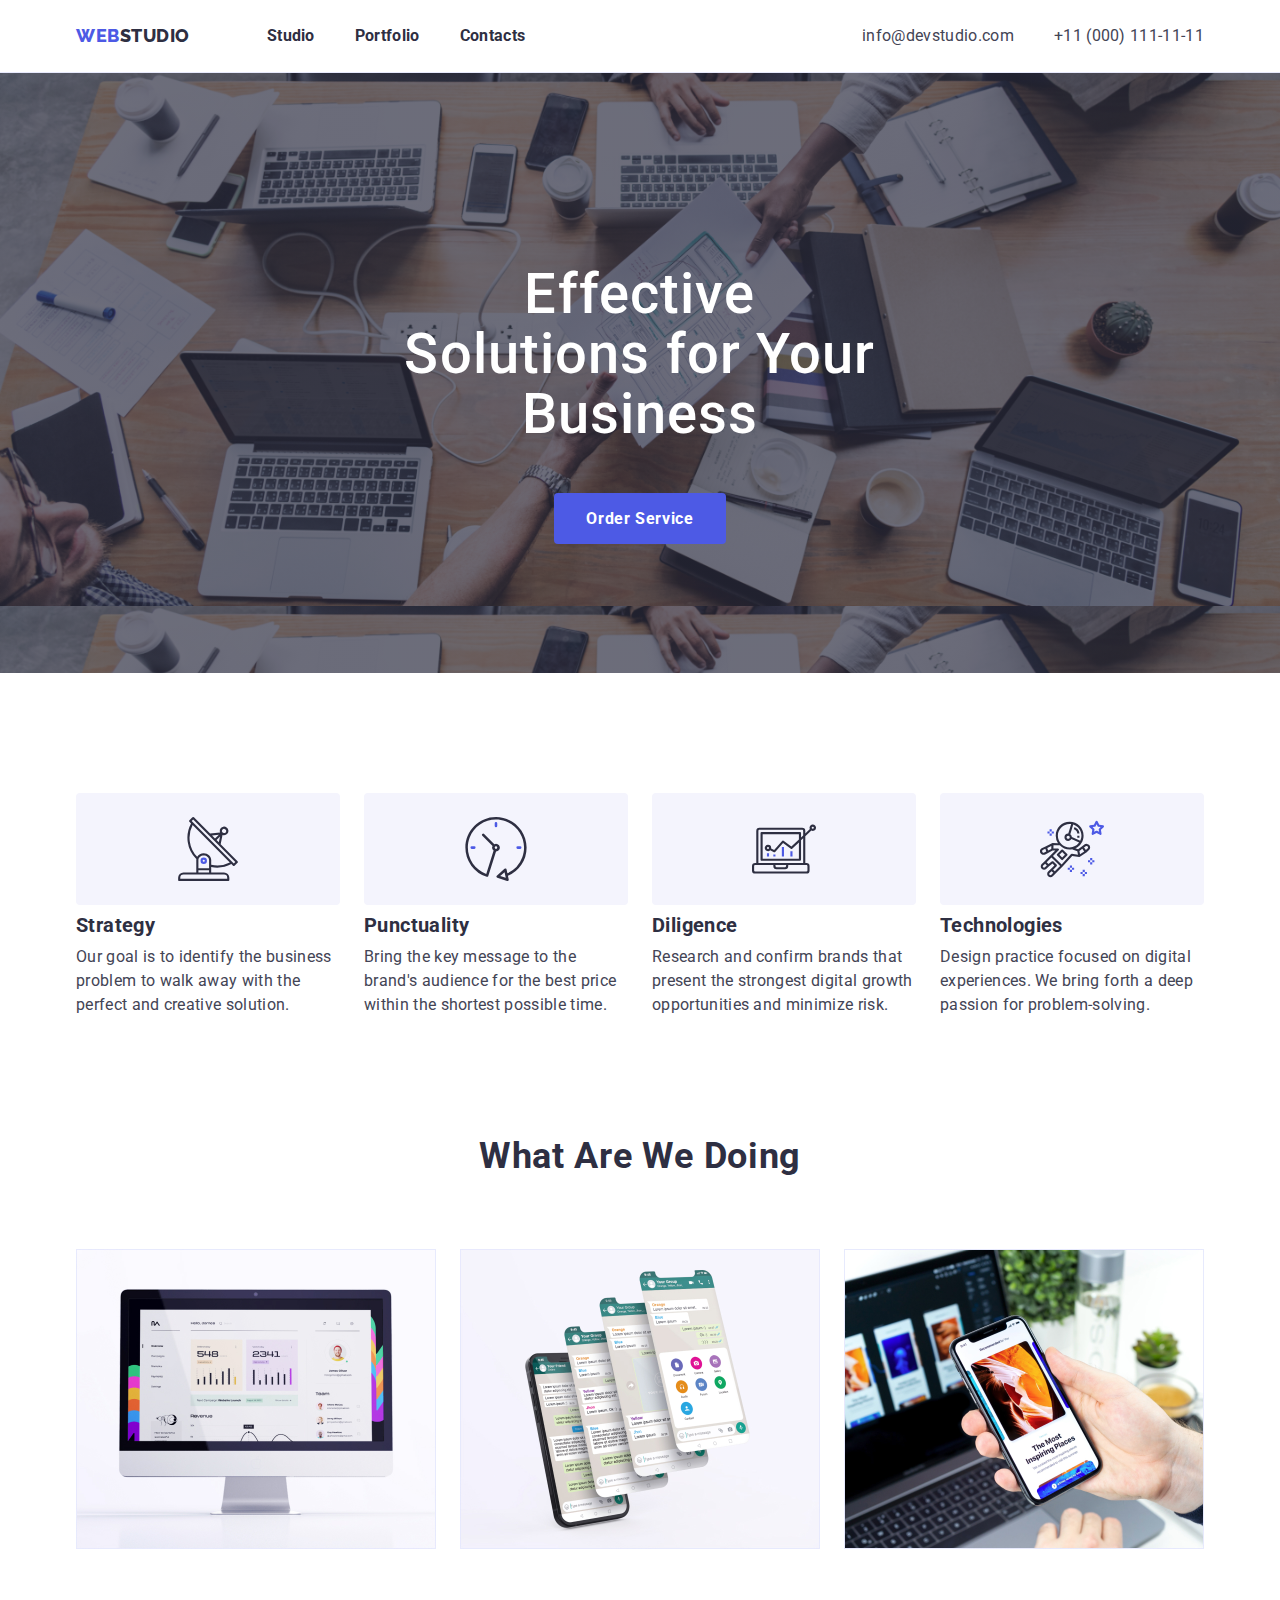
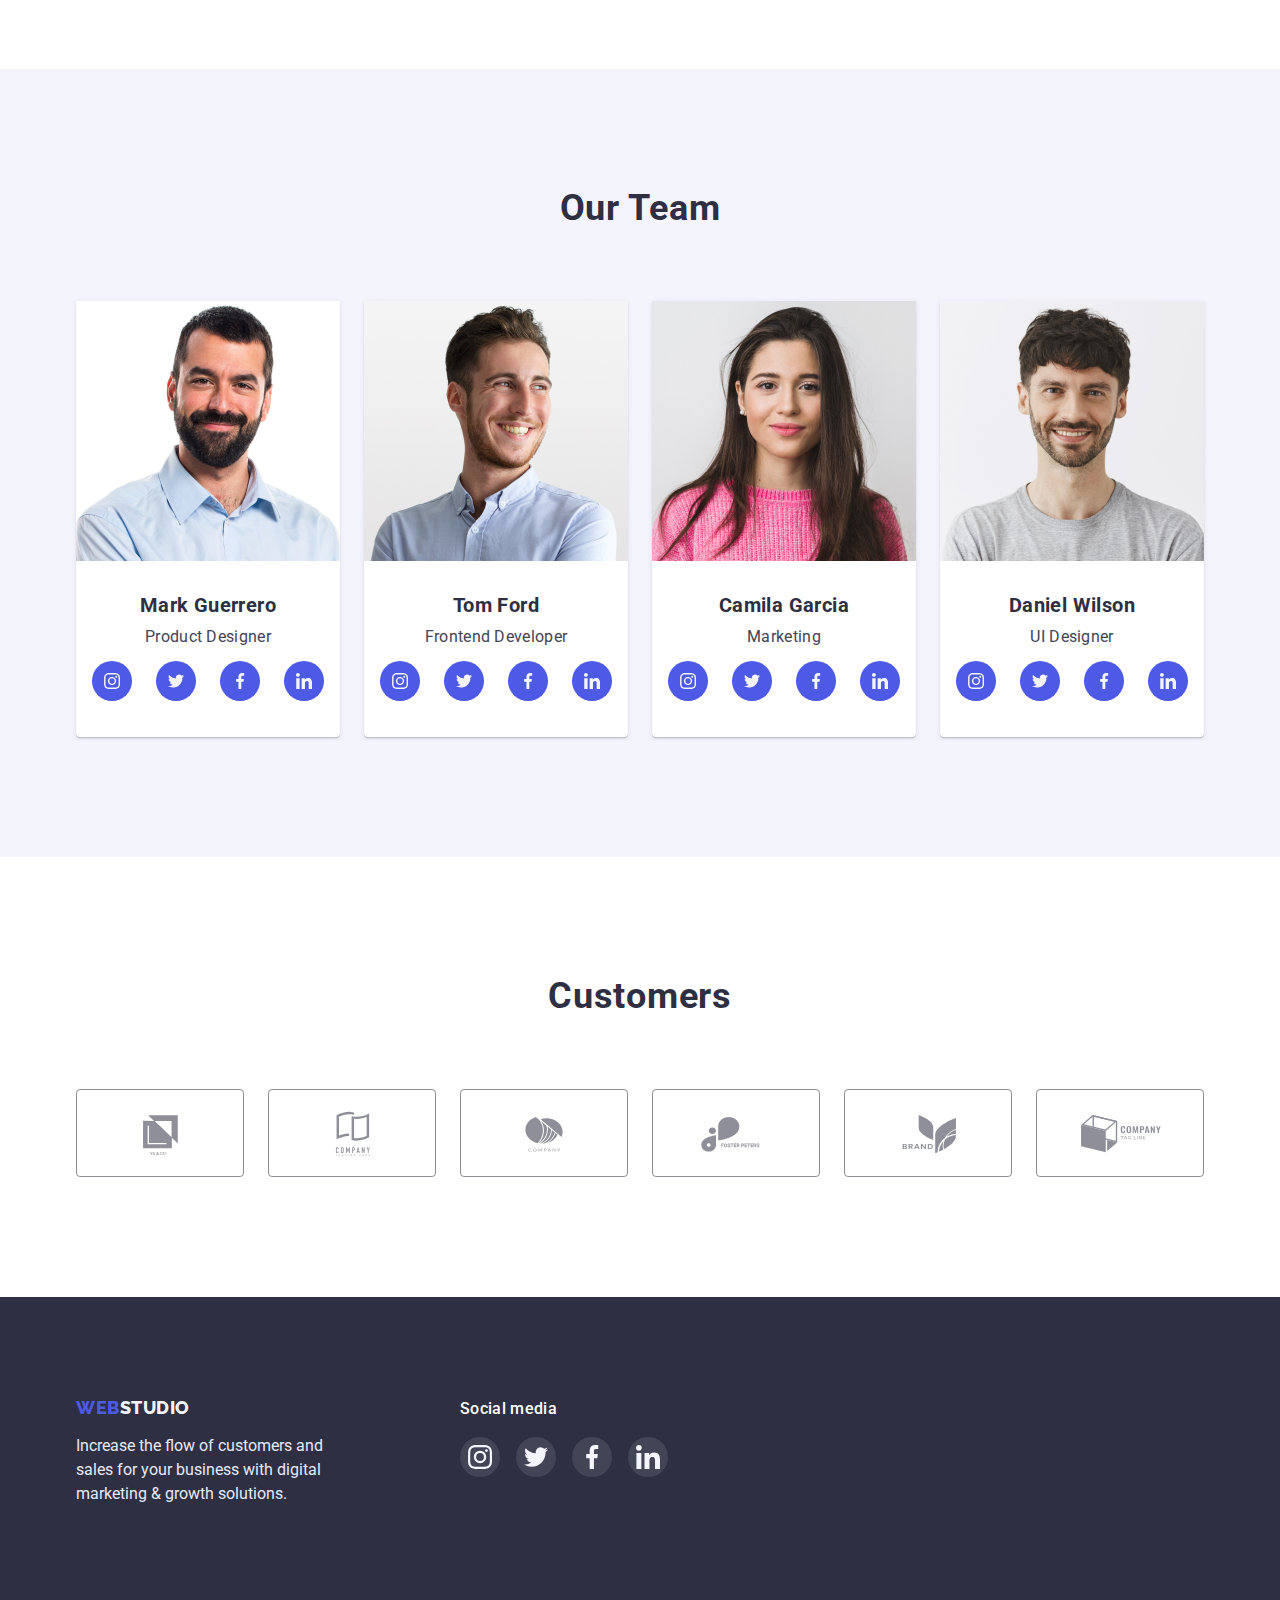
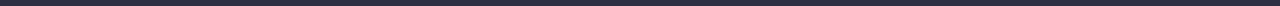
<file: index.html>
<!DOCTYPE html>
<html lang="en">
  <head>
    <meta charset="UTF-8" />
    <meta http-equiv="X-UA-Compatible" content="IE=edge" />
    <meta name="viewport" content="width=device-width, initial-scale=1.0" />

    <link rel="preconnect" href="https://fonts.googleapis.com" />
    <link rel="preconnect" href="https://fonts.gstatic.com" crossorigin />
    <link
      href="https://fonts.googleapis.com/css2?family=Raleway:wght@800&family=Roboto:wght@400;500;700;900&display=swap"
      rel="stylesheet"
    />
    <link 
      rel="stylesheet" href="https://cdnjs.cloudflare.com/ajax/libs/modern-normalize/1.1.0/modern-normalize.min.css"
    />
    <link rel="stylesheet" href="./css/styles.css" />
    <title>Studio</title>
  </head>
  <body>
    <header class="header">
      <div class="container main-nav">
        <a href="" class="logo link"><span class="logo-color">web</span>studio</a>
        <nav>
          <ul class="site-nav mark">
            <li class="item"><a class="link" href="./index.html">Studio</a></li>
            <li class="item"><a class="link" href="./portfolio.html">Portfolio</a></li>
            <li class="item"><a class="link" href="">Contacts</a></li>
          </ul>
        </nav>
        <ul class="auth-nav mark">
          <li class="item"><a class="link" href="">info@devstudio.com</a></li>
          <li class="item"><a class="link" href="">+11 (000) 111-11-11</a></li>
        </ul>
      </div>
    </header>
    <main>
      <!--Hero-->
      <section class="hero">
          <h1 class="hero-title">Effective Solutions for Your Business</h1>
          <button type="button" class="btn-primery">Order Service</button>
        </section>
      <!--Our advantages-->
      <section class="section-not-padding">
        <div class="container">
          <h2 class="section-title hidden">Our advantages</h2>
          <ul class="features-list mark">
            <li class="item">
              <div class="features-box">
                <svg class="icon" width="64" height="64">
                  <use href="./images/icons.svg#icon-antenna-1"></use>
                </svg>
              </div>
              <h3 class="title">Strategy</h3>
              <p class="text">
                Our goal is to identify the business problem to walk away with the
                perfect and creative solution.
              </p>
            </li>
            <li class="item">
              <div class="features-box">
                <svg class="icon" width="64" height="64">
                  <use href="./images/icons.svg#icon-clock-1"></use>
                </svg>
              </div>
              <h3 class="title">Punctuality</h3>
              <p class="text">
                Bring the key message to the brand's audience for the best price
                within the shortest possible time.
              </p>
            </li>
            <li class="item">
              <div class="features-box">
                <svg class="icon" width="64" height="64">
                  <use href="./images/icons.svg#icon-diagram-1"></use>
                </svg>
              </div>
              <h3 class="title">Diligence</h3>
              <p class="text">
                Research and confirm brands that present the strongest digital
                growth opportunities and minimize risk.
              </p>
            </li>
            <li class="item">
              <div class="features-box">
                <svg class="icon" width="64" height="64">
                  <use href="./images/icons.svg#icon-astronaut-1"></use>
                </svg>
              </div>
              <h3 class="title">Technologies</h3>
              <p class="text">
                Design practice focused on digital experiences. We bring forth a
                deep passion for problem-solving.
              </p>
            </li>
          </ul>
        </div>
      </section>
      <!--Our work-->
      <section class="section">
        <div class="container">
          <h2 class="section-title">What are we doing</h2>
          <ul class="work-list mark">
            <li class="item">
              <img
                src="./images/img1.jpg"
                alt="Developing"
                width="360"
                height="300"
              />
            </li>
            <li class="item">
              <img
                src="./images/img2.jpg"
                alt="Prototyping"
                width="360"
                height="300"
              />
            </li>
            <li class="item">
              <img
                src="./images/img3.jpg"
                alt="Design"
                width="360"
                height="300"
              />
            </li>
          </ul>
        </div>
      </section>
      <!--Our Team-->
      <section class="section team-bgr">
        <div class="container">
          <h2 class="section-title">Our Team</h2>
          <ul class="employees-list mark">
            <li class="item">
              <img
                src="./images/1proddesigner.jpg"
                alt="Product Designer"
                width="264"
                height="260"
              />
              <div class="box">
                <h3 class="title">Mark Guerrero</h3>
                <p class="text">Product Designer</p>
                  <ul class="list-box mark">
                    <li>
                      <a class="link-box" href="">
                        <svg class="icon" width="16" height="16">
                          <use href="./images/icons.svg#icon-instagram-1"></use>
                        </svg>
                      </a>
                    </li>
                    <li>
                      <a class="link-box" href="">
                        <svg class="icon" width="16" height="16">
                          <use href="./images/icons.svg#icon-twitter-1"></use>
                        </svg>
                      </a>
                    </li>
                    <li>
                      <a class="link-box" href="">
                        <svg class="icon" width="16" height="16">
                          <use href="./images/icons.svg#icon-facebook-1"></use>
                        </svg>
                      </a>
                    </li>
                    <li>
                      <a class="link-box" href="">
                        <svg class="icon" width="16" height="16">
                          <use href="./images/icons.svg#icon-linkedin-1"></use>
                        </svg>
                      </a>
                    </li>
                  </ul>
              </div>
            </li>
            <li class="item">
              <img
                src="./images/2developer.jpg"
                alt="Frontend Developer"
                width="264"
                height="260"
              />
              <div class="box">
                <h3 class="title">Tom Ford</h3>
                <p class="text">Frontend Developer</p>
                  <ul class="list-box mark">
                    <li>
                      <a class="link-box" href="">
                        <svg class="icon" width="16" height="16">
                          <use href="./images/icons.svg#icon-instagram-1"></use>
                        </svg>
                      </a>
                    </li>
                    <li>
                      <a class="link-box" href="">
                        <svg class="icon" width="16" height="16">
                          <use href="./images/icons.svg#icon-twitter-1"></use>
                        </svg>
                      </a>
                    </li>
                    <li>
                      <a class="link-box" href="">
                        <svg class="icon" width="16" height="16">
                          <use href="./images/icons.svg#icon-facebook-1"></use>
                        </svg>
                      </a>
                    </li>
                    <li>
                      <a class="link-box" href="">
                        <svg class="icon" width="16" height="16">
                          <use href="./images/icons.svg#icon-linkedin-1"></use>
                        </svg>
                      </a>
                    </li>
                  </ul>                
              </div>
            </li>
            <li class="item">
              <img
                src="./images/3marketing.jpg"
                alt="Marketing"
                width="264"
                height="260"
              />
              <div class="box">
                <h3 class="title">Camila Garcia</h3>
                <p class="text">Marketing</p>
                  <ul class="list-box mark">
                    <li>
                      <a class="link-box" href="">
                        <svg class="icon" width="16" height="16">
                          <use href="./images/icons.svg#icon-instagram-1"></use>
                        </svg>
                      </a>
                    </li>
                    <li>
                      <a class="link-box" href="">
                        <svg class="icon" width="16" height="16">
                          <use href="./images/icons.svg#icon-twitter-1"></use>
                        </svg>
                      </a>
                    </li>
                    <li>
                      <a class="link-box" href="">
                        <svg class="icon" width="16" height="16">
                          <use href="./images/icons.svg#icon-facebook-1"></use>
                        </svg>
                      </a>
                    </li>
                    <li>
                      <a class="link-box" href="">
                        <svg class="icon" width="16" height="16">
                          <use href="./images/icons.svg#icon-linkedin-1"></use>
                        </svg>
                      </a>
                    </li>
                  </ul>                
              </div>
            </li>
            <li class="item">
              <img
                src="./images/4designer.jpg"
                alt="UI Designer"
                width="264"
                height="260"
              />
              <div class="box">
                <h3 class="title">Daniel Wilson</h3>
                <p class="text">UI Designer</p>
                  <ul class="list-box mark">
                    <li>
                      <a class="link-box" href="">
                        <svg class="icon" width="16" height="16">
                          <use href="./images/icons.svg#icon-instagram-1"></use>
                        </svg>
                      </a>
                    </li>
                    <li>
                      <a class="link-box" href="">
                        <svg class="icon" width="16" height="16">
                          <use href="./images/icons.svg#icon-twitter-1"></use>
                        </svg>
                      </a>
                    </li>
                    <li>
                      <a class="link-box" href="">
                        <svg class="icon" width="16" height="16">
                          <use href="./images/icons.svg#icon-facebook-1"></use>
                        </svg>
                      </a>
                    </li>
                    <li>
                      <a class="link-box" href="">
                        <svg class="icon" width="16" height="16">
                          <use href="./images/icons.svg#icon-linkedin-1"></use>
                        </svg>
                      </a>
                    </li>
                  </ul>                
              </div>
            </li>
          </ul>
        </div>
      </section>
      <!--Our Friends-->
      <section class="section">
        <div class="container">
          <h2 class="section-title">Customers</h2>
          <ul class="customers-list mark">
            <li>
              <a class="customers-link-box" href="">
                <svg class="icon" width="168" height="88">
                  <use href="./images/icons.svg#icon-Client-1"></use>
                </svg>
              </a>
            </li>
            <li>
              <a class="customers-link-box" href="">
                <svg class="icon" width="168" height="88">
                  <use href="./images/icons.svg#icon-Client-2"></use>
                </svg>
              </a>
            </li>
            <li>
              <a class="customers-link-box" href="">
                <svg class="icon" width="168" height="88">
                  <use href="./images/icons.svg#icon-Client-3"></use>
                </svg>
              </a>
            </li>
            <li>
              <a class="customers-link-box" href="">
                <svg class="icon" width="168" height="88">
                  <use href="./images/icons.svg#icon-Client-4"></use>
                </svg>
              </a>
            </li>
            <li>
              <a class="customers-link-box" href="">
                <svg class="icon" width="168" height="88">
                  <use href="./images/icons.svg#icon-Client-5"></use>
                </svg>
              </a>
            </li>
            <li>
              <a class="customers-link-box" href="">
                <svg class="icon" width="168" height="88">
                  <use href="./images/icons.svg#icon-Client-6"></use>
                </svg>
              </a>
            </li>
          </ul>        
        </div>
      </section>
    </main>
    <footer class="footer">
      <div class="footer-container">
        <div>
          <a href="" class="logo link"><span class="logo-color">web</span>studio</a>
          <p class="text">
            Increase the flow of customers and sales for your business with digital
            marketing & growth solutions.
          </p>
        </div>
        <div class="media-container">
          <p class="social-title">Social media</p>
          <ul class="footer-list mark">
            <li>
              <a class="footer-link" href="">
                <svg class="icon" width="24" height="24">
                  <use href="./images/icons.svg#icon-instagram-1"></use>
                </svg>
              </a>
            </li>
            <li>
              <a class="footer-link" href="">
                <svg class="icon" width="24" height="24">
                  <use href="./images/icons.svg#icon-twitter-1"></use>
                </svg>
              </a>
            </li>
            <li>
              <a class="footer-link" href="">
                <svg class="icon" width="24" height="24">
                  <use href="./images/icons.svg#icon-facebook-1"></use>
                </svg>
              </a>
            </li>
            <li>
              <a class="footer-link" href="">
                <svg class="icon" width="24" height="24">
                  <use href="./images/icons.svg#icon-linkedin-1"></use>
                </svg>
              </a>
            </li>
          </ul>
        </div>       
      </div>
    </footer>
  </body>
</html>
</file>
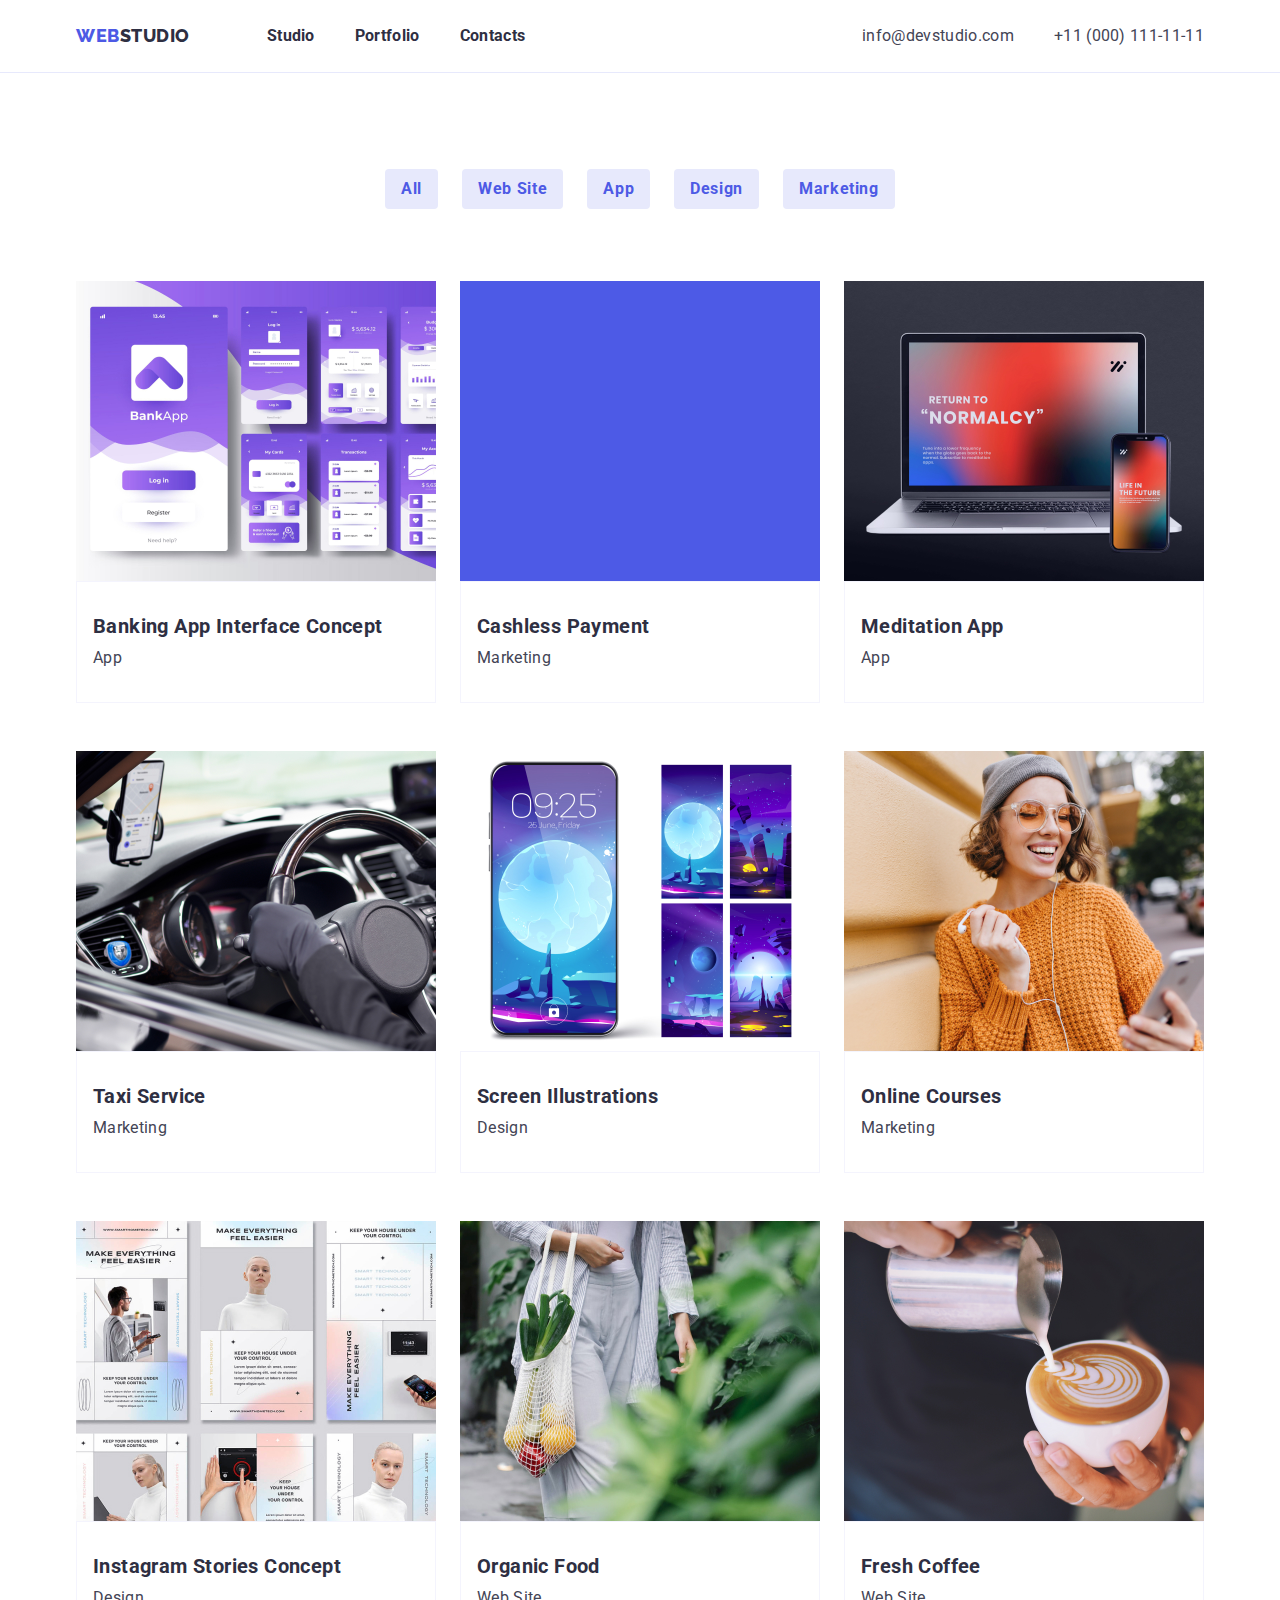
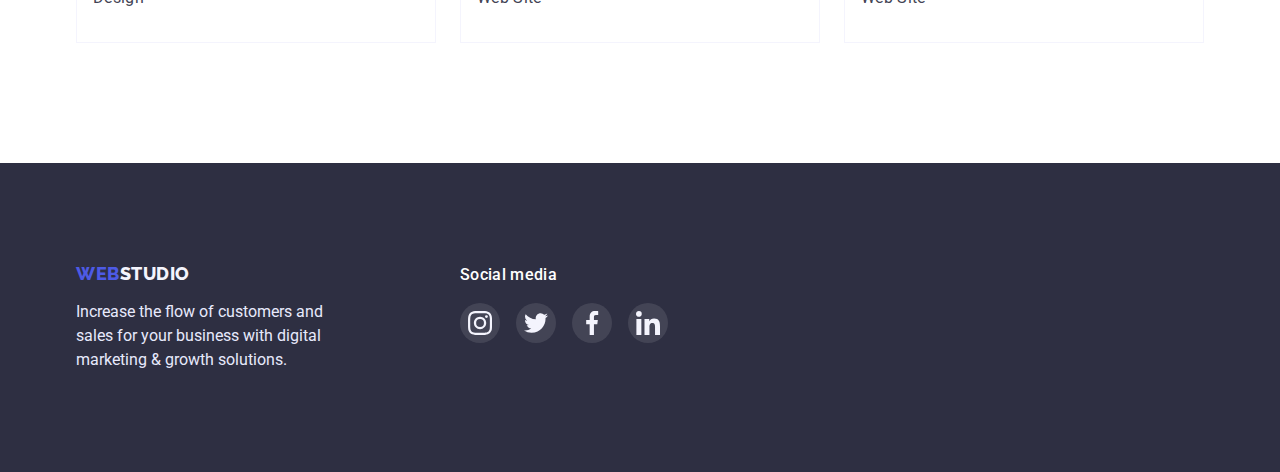
<file: portfolio.html>
<!DOCTYPE html>
<html lang="en">
  <head>
    <meta charset="UTF-8" />
    <meta http-equiv="X-UA-Compatible" content="IE=edge" />
    <meta name="viewport" content="width=device-width, initial-scale=1.0" />

    <link rel="preconnect" href="https://fonts.googleapis.com" />
    <link rel="preconnect" href="https://fonts.gstatic.com" crossorigin />
    <link
      href="https://fonts.googleapis.com/css2?family=Raleway:wght@800&family=Roboto:wght@400;500;700;900&display=swap"
      rel="stylesheet"
    />
    <link 
      rel="stylesheet" href="https://cdnjs.cloudflare.com/ajax/libs/modern-normalize/1.1.0/modern-normalize.min.css"
    />
    <link rel="stylesheet" href="./css/styles.css" />
    <title>Portfolio</title>
  </head>
  <body>
    <header class="header">
      <div class="container main-nav">
        <a href="" class="logo link"><span class="logo-color">web</span>studio</a>
        <nav>
          <ul class="site-nav mark">
            <li class="item"><a class="link" href="./index.html">Studio</a></li>
            <li class="item"><a class="link" href="./portfolio.html">Portfolio</a></li>
            <li class="item"><a class="link" href="">Contacts</a></li>
          </ul>
        </nav>
        <ul class="auth-nav mark">
          <li class="item"><a class="link" href="">info@devstudio.com</a></li>
          <li class="item"><a class="link" href="">+11 (000) 111-11-11</a></li>
        </ul>
      </div>
    </header>
    <main>
      <section class="section-portfolio">
        <div class="container">
          <h2 class="hidden">Filter</h2>
          <ul class="filter-list mark">
            <li class="item"><button class="btn-secondary" type="button">All</button></li>
            <li class="item"><button class="btn-secondary" type="button">Web Site</button></li>
            <li class="item"><button class="btn-secondary" type="button">App</button></li>
            <li class="item"><button class="btn-secondary" type="button">Design</button></li>
            <li class="item">
              <button class="btn-secondary" type="button">Marketing</button>
            </li>
          </ul>
        </div>
        <div class="container">
          <h2 class="hidden">Our portfolio</h2>
          <ul class="projects-list mark">
            <li class="item">
              <img
                src="./images/banking.jpg"
                alt="Banking App"
                width="360"
                height="300"
              />
              <div class="project-list-box">
                <h3 class="title">Banking App Interface Concept</h3>
                <p class="text">App</p>
              </div>
            </li>
            <li class="item">
              <img
                src="./images/payment.jpg"
                alt="Cashless Payment"
                width="360"
                height="300"
              />
              <div class="project-list-box">
                <h3 class="title">Cashless Payment</h3>
                <p class="text">Marketing</p>
              </div>
              </li>
            <li class="item">
              <img
                src="./images/meditation.jpg"
                alt="Meditation App"
                width="360"
                height="300"
              />
              <div class="project-list-box">
                <h3 class="title">Meditation App</h3>
                <p class="text">App</p>
              </div>
            </li>
            <li class="item">
              <img
                src="./images/taxiservice.jpg"
                alt="Taxi Service"
                width="360"
                height="300"
              />
              <div class="project-list-box">
                <h3 class="title">Taxi Service</h3>
                <p class="text">Marketing</p>
              </div>
            </li>
            <li class="item">
              <img
                src="./images/illustrations.jpg"
                alt="Screen Illustrations"
                width="360"
                height="300"
              />
              <div class="project-list-box">
                <h3 class="title">Screen Illustrations</h3>
                <p class="text">Design</p>
              </div>
            </li>
            <li class="item">
              <img
                src="./images/courses.jpg"
                alt="Online Courses"
                width="360"
                height="300"
              />
              <div class="project-list-box">
                <h3 class="title">Online Courses</h3>
                <p class="text">Marketing</p>
              </div>
            </li>
            <li class="item">
              <img
                src="./images/instaconcept.jpg"
                alt="Instagram Stories"
                width="360"
                height="300"
              />
              <div class="project-list-box">
                <h3 class="title">Instagram Stories Concept</h3>
                <p class="text">Design</p>
              </div>
            </li>
            <li class="item">
              <img
                src="./images/organic.jpg"
                alt="Organic Food"
                width="360"
                height="300"
              />
              <div class="project-list-box">
                <h3 class="title">Organic Food</h3>
                <p class="text">Web Site</p>
              </div>
            </li>
            <li class="item">
              <img
                src="./images/coffee.jpg"
                alt="Coffee"
                width="360"
                height="300"
              />
              <div class="project-list-box">
                <h3 class="title">Fresh Coffee</h3>
                <p class="text">Web Site</p>
              </div>
            </li>
          </ul>
        </div>
      </section>
    </main>
    <footer class="footer">
      <div class="footer-container">
        <div>
          <a href="" class="logo link"><span class="logo-color">web</span>studio</a>
          <p class="text">
            Increase the flow of customers and sales for your business with digital
            marketing & growth solutions.
          </p>
        </div>
        <div class="media-container">
          <p class="social-title">Social media</p>
          <ul class="footer-list mark">
            <li>
              <a class="footer-link" href="">
                <svg class="icon" width="24" height="24">
                  <use href="./images/icons.svg#icon-instagram-1"></use>
                </svg>
              </a>
            </li>
            <li>
              <a class="footer-link" href="">
                <svg class="icon" width="24" height="24">
                  <use href="./images/icons.svg#icon-twitter-1"></use>
                </svg>
              </a>
            </li>
            <li>
              <a class="footer-link" href="">
                <svg class="icon" width="24" height="24">
                  <use href="./images/icons.svg#icon-facebook-1"></use>
                </svg>
              </a>
            </li>
            <li>
              <a class="footer-link" href="">
                <svg class="icon" width="24" height="24">
                  <use href="./images/icons.svg#icon-linkedin-1"></use>
                </svg>
              </a>
            </li>
          </ul>
        </div>       
      </div>
    </footer>
  </body>
</html>
</file>
<file: css/styles.css>
:root {
  --primery-color: #4d5ae5;
  --headings-color: #2e2f42;
  --bodytext-color: #434455;
  --primery-white-color: #ffff;
}
body {
  color: var(--bodytext-color);
  background-color: var(--primery-white-color);

  font-family: "Roboto", sans-serif;
}
.mark {
  list-style: none;
  margin: 0;
}
.link {
  text-decoration: none;
  margin: 0;
}
h1, h2, h3, p {
  margin: 0;
}
ul {
  padding-left: 0;
}
img {
  display: block;
}
.hidden {
  display: none;
}
.header .logo {
  color: var(--headings-color);

  font-family: "Raleway", sans-serif;
  font-weight: 800;
  font-size: 18px;
  line-height: 1.33;
  letter-spacing: 0.03em;
  text-transform: uppercase;
}
.logo-color {
  color: var(--primery-color);
}

.header {
  border-bottom: 1px solid #E7E9FC;
}

/* Navigation style */
.main-nav {
  display: flex;
}
.main-nav .item + .item {
  margin-left: 40px;
}
.main-nav .link {
  display: block;
  padding-top: 24px;
  padding-bottom: 24px;
}
.site-nav {
  display: flex;
  margin-left: 77px;
}
.site-nav .link {
  color: var(--headings-color);

  font-weight: 700;
  letter-spacing: 0.02em;
  line-height: 1.5;
}
.site-nav .link:hover,
.site-nav a:focus {
  color: var(--bodytext-color);
}
.site-nav .link:active {
  color: var(--primery-color);
}
.auth-nav {
  display: flex;
  margin-left: auto;
}
.auth-nav .link {
  color: var(--bodytext-color);
  display: flex;

  letter-spacing: 0.02em;
  line-height: 1.5;
}
.auth-nav .link:hover,
.auth-nav .link:focus {
  color: var(--primery-color);
}

/* Hero */
.hero {
  background: var(--headings-color);
  background-image: linear-gradient( to right,
    rgba(46, 47, 66, 0.7),
    rgba(46, 47, 66, 0.7) ),
  url(../images/people-office\ 1.jpg);
  background-size: contain;
  
  max-width: 1440px;
  height: 600px;
  margin: 0 auto;
  padding-top: 192px;
  padding-bottom: 192px;
  text-align: center;
}
.hero-title {
  color: var(--primery-white-color);
  width: 492px;
  margin-left: auto;
  margin-right: auto;
  
  font-size: 56px;
  font-weight: 500;
  line-height: 1.07;
  letter-spacing: 0.02em;
}

/* Button */
.btn-primery {
  color: var(--primery-white-color);
  background: var(--primery-color);
  padding: 16px 32px;
  margin-top: 48px;
  border: 0;
  border-radius: 4px;

  font-family: inherit;
  font-size: 16px;
  font-weight: 700;
  line-height: 1.19;
  letter-spacing: 0.04em;

  cursor: pointer;
}
.btn-secondary {
  color: var(--primery-color);
  background: #e7e9fc;
  padding: 8px 16px;
  border: 0;
  border-radius: 4px;

  font-family: inherit;
  font-size: 16px;
  font-weight: 700;
  line-height: 1.5;
  letter-spacing: 0.04em;

  cursor: pointer;
}
.btn-primery:hover,
.btn-primery:focus {
  background: var(--primery-color);
  box-shadow: 0px 4px 4px rgba(0, 0, 0, 0.15);
}
.btn-primery:active {
  background: #404bbf;
}
.btn-secondary:active,
.btn-secondary:hover,
.btn-secondary:focus {
  color: var(--primery-white-color);
  background: #404bbf;  
  box-shadow: 0px 3px 1px rgba(0, 0, 0, 0.1), 0px 2px 1px rgba(0, 0, 0, 0.08), 0px 2px 2px rgba(0, 0, 0, 0.12);
}

/* Section style */
.section {
  padding-top: 120px;
  padding-bottom: 120px;
}
.team-bgr {
  background: #F4F4FD;
}
.section-not-padding {
  padding-top: 120px;
  padding-bottom: 0;
}
.section-portfolio {
  padding-top: 96px;
  padding-bottom: 120px;
}
.section-title {
  color: var(--headings-color);

  font-size: 36px;
  line-height: 1.11;
  letter-spacing: 0.02em;
  text-align: center;
  text-transform: capitalize;
}

/* Features style */
.features-list .title {
  color: var(--headings-color);
  width: 264px;

  font-size: 20px;
  letter-spacing: 0.02em;
  line-height: 1.2;
}
.features-list {
  display: flex;
}
.features-list .item {
  width: 264px;
}
.features-list .item + .item {
  margin-left: 24px;
}
.features-box {
  display: flex;
  align-items: center;
  justify-content: center;
  background-color: #F4F4FD;
  width: 264px;
  height: 112px;
  margin-bottom: 8px;
  border-radius: 4px;
}

/* Our Work */
.work-list {
  display: flex;
  margin-top: 72px;
}
.work-list .item + .item {
  margin-left: 24px;
}

/* Our employees */
.employees-list {
  display: flex;
  margin-top: 72px;
  text-align: center;
}
.employees-list .item {
  background: var(--primery-white-color);
  box-shadow: 0px 1px 6px rgba(46, 47, 66, 0.08), 0px 1px 1px rgba(46, 47, 66, 0.16), 0px 2px 1px rgba(46, 47, 66, 0.08);
  border-radius: 0px 0px 4px 4px;
}

.employees-list .item + .item {
  margin-left: 24px;
}
.employees-list .title {
  color: var(--headings-color);
  
  font-size: 20px;
  letter-spacing: 0.02em;
  line-height: 1.2;
}
.box {
  padding-top: 32px;
  padding-bottom: 32px;
}
.list-box {
  display: flex;
  margin: 8px 16px 0 16px;
  gap: 24px;
}
.link-box {
  display: flex;
  align-items: center;
  justify-content: center;
  background-color: var(--primery-color);
  width: 40px;
  height: 40px;
  margin: 4px 0;
  border-radius: 50%;
}
.link-box:hover,
.link-box:focus {
  background-color: #404bbf;
}

/* Customers */
.customers-list {
  display: flex;
  margin-top: 72px;
  margin-left: auto;
  margin-right: auto;
  gap: 24px;
}
.customers-link-box {
  display: flex;
  align-items: center;
  justify-content: center;
  width: 168px;
  height: 88px;
  color: #8E8F99;
  border: 1px solid #8E8F99;
  border-radius: 4px;
}
.customers-link-box:hover,
.customers-link-box:focus {
  color: #404BBF;
  border: 1px solid #404BBF
}
.customers-link-box .icon {
  fill: currentColor;
}

/* Projects style */
.projects-list {
  display: flex;
  flex-wrap: wrap;
}
.projects-list .item {
  width: calc((100% - 48px)/3);
  margin-right: 24px;
  margin-bottom: 48px;
}
.projects-list .item:hover {
  box-shadow: 0px 1px 6px rgba(46, 47, 66, 0.08), 0px 1px 1px rgba(46, 47, 66, 0.16), 0px 2px 1px rgba(46, 47, 66, 0.08);
}
.projects-list .item:nth-child(3n) {
  margin-right: 0;
}
.projects-list .item:nth-last-child(-n + 3) {
  margin-bottom: 0;
}
.projects-list .title {
  color: var(--headings-color);

  font-size: 20px;
  letter-spacing: 0.02em;
  line-height: 1.2;
}
.project-list-box {
  padding: 32px 16px;
  border: 0.5px solid #f4f4fd;
}

/* Features, Employees and Projects style */
.features-list .text,
.employees-list .text,
.projects-list .text {
  letter-spacing: 0.02em;
  line-height: 1.5;
  margin-top: 8px;
}

/* Footer */
.footer .logo {
  color: #f4f4fd;
  font-family: "Raleway", sans-serif;
  font-weight: 800;
  font-size: 18px;
  line-height: 1.17;
  letter-spacing: 0.03em;
  text-transform: uppercase;
}
.footer {
  background: var(--headings-color);
  padding-top: 100px;
  padding-bottom: 100px;
}
.footer-container {
  display: flex;
  margin-left: auto;
  margin-right: auto;
  padding-left: 15px;
  padding-right: 15px;
  width: 1158px;
}
.media-container {
  margin-left: 120px;
}
.footer-list {
  display: flex;
  margin-top: 16px;
  gap: 16px;
}
.footer-link {
  display: flex;
  align-items: center;
  justify-content: center;
  background-color: rgba(255, 255, 255, 0.1);
  width: 40px;
  height: 40px;
  border-radius: 50%;
}
.footer-link:hover,
.footer-link:focus {
  background-color: #31D0AA;
}
.footer .text {
  color: #e7e9fc;
  width: 264px;
  line-height: 1.5;
  margin-top: 16px;
}
.social-title {
  color: var(--primery-white-color);
  font-weight: 500;
  letter-spacing: 0.02em;
  line-height: 1.5;
}

/* Позиціонування елементів */
.container {
  margin-left: auto;
  margin-right: auto;
  padding-left: 15px;
  padding-right: 15px;
  width: 1158px;
}

/* Portfolio Filter */
.filter-list {
  display: flex;
  justify-content: center;
  
  padding-bottom: 72px;
}
.filter-list .item + .item {
  margin-left: 24px;
}
</file>
